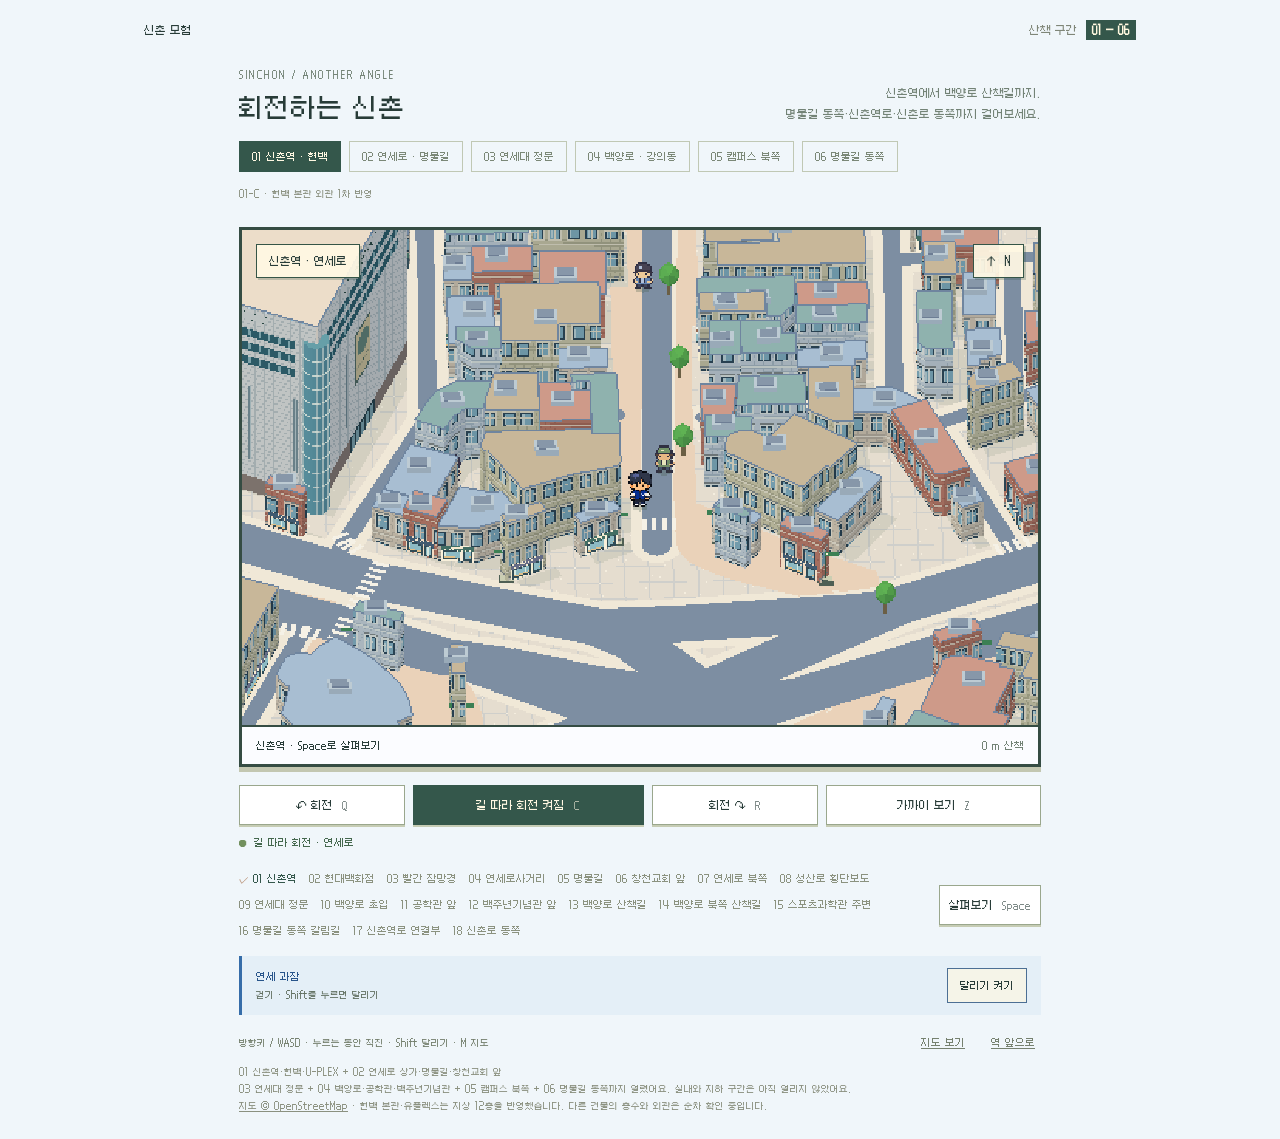
<file: index.html>
<!doctype html>
<html lang="ko"><head><meta charset="utf-8"><meta name="viewport" content="width=device-width,initial-scale=1"><title>신촌 모험</title><meta http-equiv="refresh" content="0;url=./prototype/"></head><body><a href="./prototype/">신촌 모험 시작</a><script>location.replace('./prototype/'+location.search+location.hash);</script></body></html>
</file>
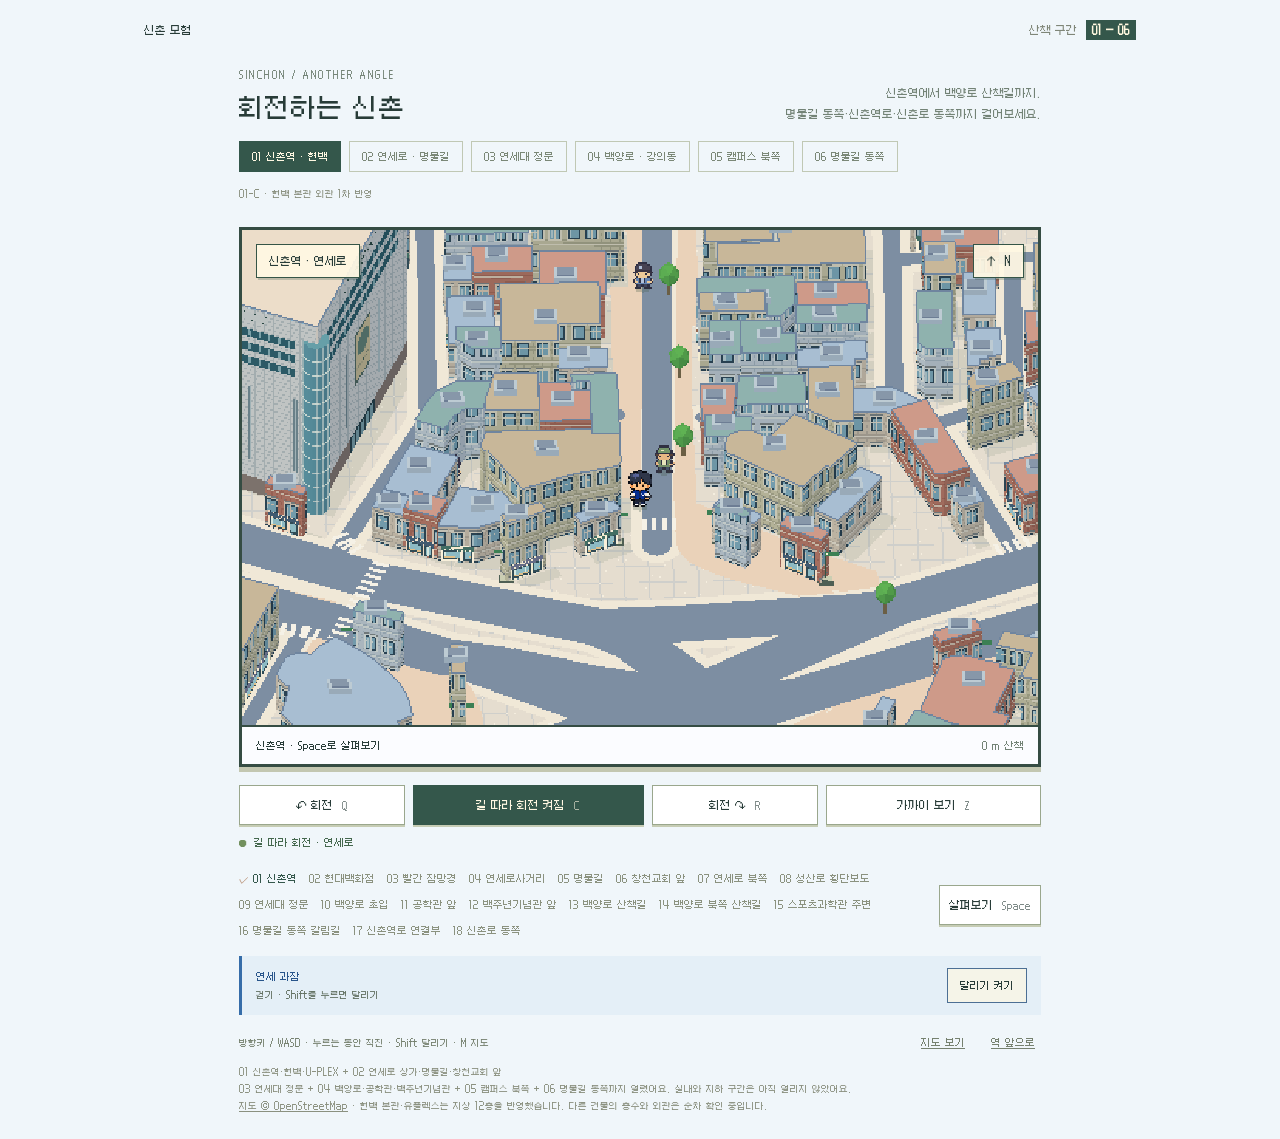
<file: prototype/index.html>
<!doctype html><html lang="ko"><head><meta charset="utf-8"><meta name="viewport" content="width=device-width,initial-scale=1,viewport-fit=cover"><meta name="theme-color" content="#f0f6fa"><title>회전하는 신촌 — 산책 시제품</title><link rel="stylesheet" href="prototype.css?v=6"></head><body>
<header><a href="../">신촌 모험</a><span>산책 구간 <b>01 — 06</b></span></header>
<main><div class="title"><div><p>SINCHON / ANOTHER ANGLE</p><h1>회전하는 신촌</h1></div><p class="intro">신촌역에서 백양로 산책길까지.<br>명물길 동쪽·신촌역로·신촌로 동쪽까지 걸어보세요.</p></div>
<div class="sections" aria-label="열린 지도 구간"><span data-section="1" aria-current="location">01 신촌역 · 현백</span><span data-section="2">02 연세로 · 명물길</span><span data-section="3">03 연세대 정문</span><span data-section="4">04 백양로 · 강의동</span><span data-section="5">05 캠퍼스 북쪽</span><span data-section="6">06 명물길 동쪽</span></div>
<p id="detail-zone" class="scope" aria-live="polite">01-C · 건물 상세화 예정</p><section class="game-shell" aria-label="입체 신촌 산책"><div class="viewport"><canvas id="scene" tabindex="0" aria-label="입체 신촌 게임. 방향키를 짧게 누르면 방향 전환, 길게 누르면 걷기. Shift를 누르거나 달리기 버튼을 켜면 달리기. Q와 R로 카메라 회전. 스페이스로 장소 살펴보기."></canvas><div class="hud"><span id="place">신촌역 · 연세로 입구</span><span class="compass"><i id="north">↑</i> N</span></div><div id="loading">거리에 불을 켜는 중…</div><div id="notice" role="status" aria-live="polite"></div><div id="speech" hidden><b id="speaker"></b><p id="words"></p><button id="close-speech">계속 걷기 ↵</button></div></div><div class="screen-footer"><span id="hint">짧게 방향 · 길게 걷기</span><span id="steps">0 m 산책</span></div></section>
<nav class="camera-controls" aria-label="시점 조작"><button id="rotate-left" aria-label="카메라 왼쪽 회전">↶ <span>회전</span> <kbd>Q</kbd></button><button id="auto" aria-pressed="true">길 따라 회전 <b>켜짐</b> <kbd>C</kbd></button><button id="rotate-right" aria-label="카메라 오른쪽 회전"><span>회전</span> ↷ <kbd>R</kbd></button><button id="zoom" aria-label="화면 거리 변경">가까이 보기 <kbd>Z</kbd></button></nav><p class="camera-status" id="camera-status" role="status">자동 · 신촌역 시점</p>
<div class="lower"><div class="route" id="route-stops" aria-label="산책 장소"></div><button id="inspect">살펴보기 <kbd>Space</kbd></button></div>
<div class="movement-controls"><div><b>연세 과잠</b><span id="pace">걷기 · Shift를 누르면 달리기</span></div><button id="run-toggle" aria-pressed="false">달리기 켜기</button></div>
<div class="touch" aria-label="휴대폰 이동 조작"><div class="dpad"><button data-dir="up" aria-label="위로 이동">↑</button><button data-dir="left" aria-label="왼쪽으로 이동">←</button><button data-dir="down" aria-label="아래로 이동">↓</button><button data-dir="right" aria-label="오른쪽으로 이동">→</button></div><span>두 방향을 함께 누르면<br>대각선으로 걸어요.</span><button id="touch-inspect" aria-label="장소 살펴보기">살펴보기</button></div>
<footer><span>방향키 / WASD · 누르는 동안 직진 · Shift 달리기 · M 지도</span><button id="map-button">지도 보기</button><button id="home">역 앞으로</button></footer><p class="scope">01 신촌역·현백·U-PLEX + 02 연세로 상가·명물길·창천교회 앞<br>03 연세대 정문 + 04 백양로·공학관·백주년기념관 + 05 캠퍼스 북쪽 + 06 명물길 동쪽까지 열렸어요. 실내와 지하 구간은 아직 열리지 않았어요.<br><a href="https://www.openstreetmap.org/copyright" target="_blank" rel="noopener">지도 © OpenStreetMap</a> · 현백 본관·유플렉스는 지상 12층을 반영했습니다. 다른 건물의 층수와 외관은 순차 확인 중입니다.</p></main>
<div id="map-overlay" class="overlay" hidden role="dialog" aria-modal="true" aria-labelledby="map-title"><section><div><h2 id="map-title">오늘의 산책</h2><button id="close-map">닫기 ×</button></div><canvas id="mini" width="360" height="420" aria-label="신촌역부터 연세대 정문과 백양로 산책길까지 북쪽이 위인 지상 지도"></canvas><div id="map-legend" class="map-legend"></div><p>초록 선은 연세로, 빨간 점은 나의 위치예요.<br>각 구간은 A 북서 · B 북동 · C 남서 · D 남동으로 나뉘어요.<br>01-A 유플렉스 · 01-C 현백 본관 외관 1차 반영.</p></section></div>
<script src="../assets/city-geography.js?v=21"></script><script type="module" src="scene.mjs?v=29"></script><script>window.addEventListener('error',()=>{const e=document.querySelector('#loading');if(e&&!e.hidden)e.textContent='화면을 시작하지 못했어요. 새로고침해 주세요.';});</script></body></html>
</file>
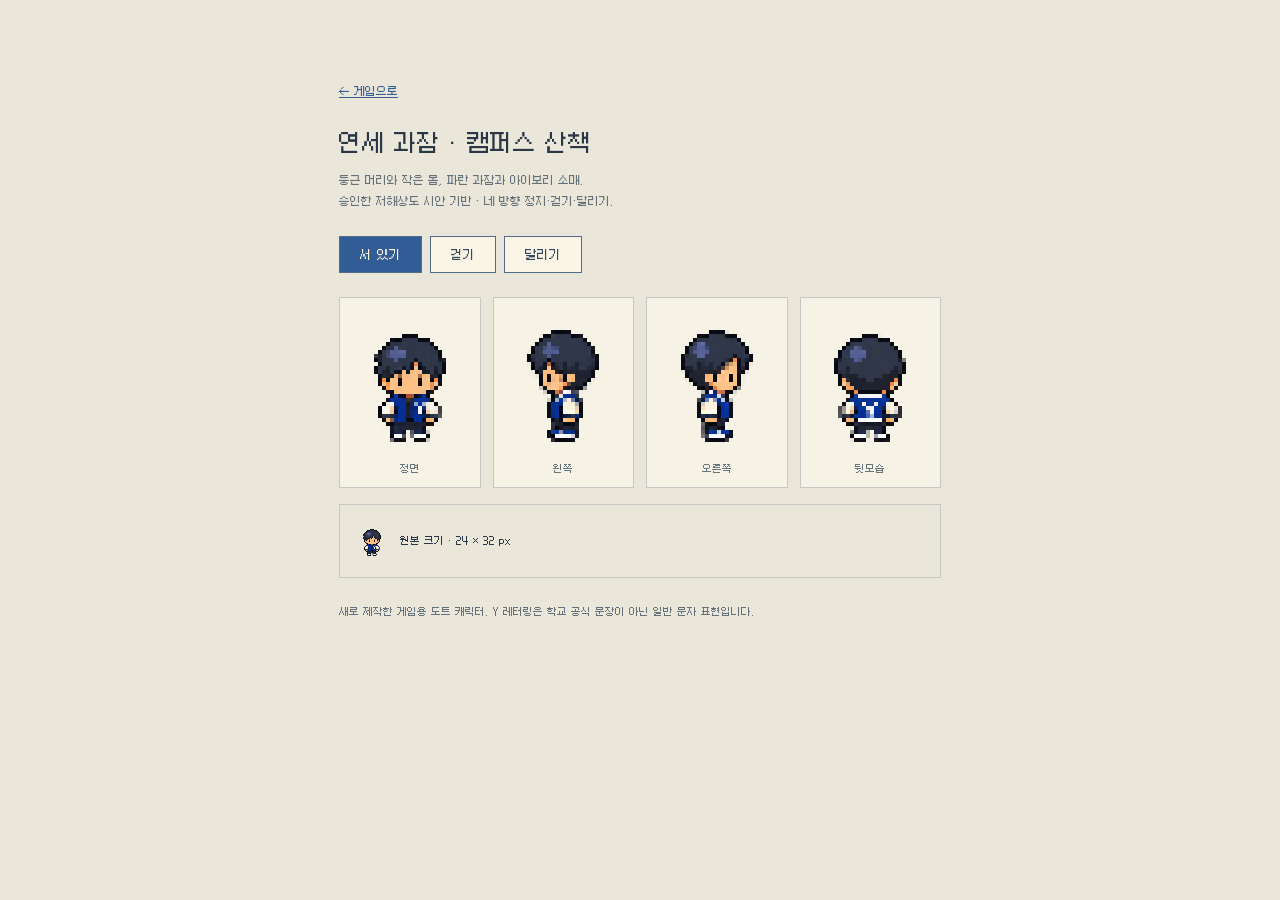
<file: reference/character-study.html>
<!doctype html><html lang="ko"><head><meta charset="utf-8"><meta name="viewport" content="width=device-width,initial-scale=1"><title>연세 과잠 — 오리지널 캐릭터</title><style>
@font-face{font-family:Galmuri;src:url('../assets/fonts/Galmuri9.woff2')}*{box-sizing:border-box}body{margin:0;background:#eae6d9;color:#293746;font-family:Galmuri,monospace}main{max-width:650px;margin:55px auto;padding:24px}a{color:#335e94;font-size:11px}h1{font-size:23px;font-weight:400;margin:28px 0 12px}p{font-size:11px;line-height:1.9;color:#64717a}nav{display:flex;gap:8px;margin:24px 0}button{font:inherit;font-size:12px;padding:10px 20px;border:1px solid #526b86;background:#faf5e6;color:#34465c;cursor:pointer;user-select:none}button[aria-pressed=true]{background:#315c96;color:#fff4dc}.poses{display:grid;grid-template-columns:repeat(4,1fr);gap:12px}.pose{padding:20px 0 12px;text-align:center;border:1px solid #c4c9c5;background:#f6f2e5}.pose canvas{width:96px;height:128px;image-rendering:pixelated;display:block;margin:auto}.pose span{display:block;font-size:10px;margin-top:16px;color:#66757c}.native{display:flex;align-items:center;gap:16px;padding:20px;margin-top:16px;border:1px solid #c4c9c5;font-size:10px}.native canvas{image-rendering:pixelated;width:24px;height:32px}.note{margin-top:24px;font-size:10px}@media(max-width:550px){main{margin:20px auto;padding:20px}.poses{grid-template-columns:repeat(2,1fr)}button{padding:10px 14px}}
</style></head><body><main><a href="../prototype/?rev=varsity5">← 게임으로</a><h1>연세 과잠 · 캠퍼스 산책</h1><p>둥근 머리와 작은 몸, 파란 과잠과 아이보리 소매.<br>승인한 저해상도 시안 기반 · 네 방향 정지·걷기·달리기.</p><nav aria-label="동작 선택"><button data-gait="idle" aria-pressed="true">서 있기</button><button data-gait="walk" aria-pressed="false">걷기</button><button data-gait="run" aria-pressed="false">달리기</button></nav><div class="poses"><div class="pose"><canvas width="24" height="32" data-dir="0"></canvas><span>정면</span></div><div class="pose"><canvas width="24" height="32" data-dir="1"></canvas><span>왼쪽</span></div><div class="pose"><canvas width="24" height="32" data-dir="2"></canvas><span>오른쪽</span></div><div class="pose"><canvas width="24" height="32" data-dir="3"></canvas><span>뒷모습</span></div></div><div class="native"><canvas width="24" height="32" data-dir="0"></canvas><span>원본 크기 · 24 × 32 px</span></div><p class="note">새로 제작한 게임용 도트 캐릭터. Y 레터링은 학교 공식 문장이 아닌 일반 문자 표현입니다.</p></main><script type="module">
import {paintAvatar,loadAvatar} from '../prototype/avatar.mjs?v=5';
await loadAvatar();
let gait='idle';const canvases=[...document.querySelectorAll('canvas')];
for(const button of document.querySelectorAll('button'))button.onclick=()=>{gait=button.dataset.gait;for(const b of document.querySelectorAll('button'))b.setAttribute('aria-pressed',String(b===button));};
function draw(time){const frame=Math.floor(time/1000*(gait==='run'?12:8))%4;for(const canvas of canvases){const ctx=canvas.getContext('2d');ctx.clearRect(0,0,24,32);paintAvatar(ctx,Number(canvas.dataset.dir),gait,frame);}requestAnimationFrame(draw);}requestAnimationFrame(draw);
</script></body></html>
</file>
<file: prototype/prototype.css>
@font-face{font-family:Galmuri;src:url('../assets/fonts/Galmuri9.woff2')}*{box-sizing:border-box}body{margin:0;background:#f0f6fa;color:#283c38;font-family:Galmuri,monospace}button,a{-webkit-tap-highlight-color:transparent}button{font:inherit;cursor:pointer;color:inherit;user-select:none;-webkit-user-select:none;-webkit-touch-callout:none;touch-action:manipulation}a{color:inherit}button:focus-visible,a:focus-visible{outline:3px solid #d5774f;outline-offset:3px}header{max-width:1040px;margin:auto;padding:23px 24px 15px;display:flex;justify-content:space-between;font-size:11px}header a{text-decoration:none}header span{color:#7f8678}header b{background:#34574b;color:#fff8df;padding:4px 6px;margin-left:5px}main{max-width:1000px;margin:0 auto;padding:0 24px}.title{display:flex;align-items:end;justify-content:space-between;margin:8px 0 22px}.title p{font-size:9px;color:#738376;letter-spacing:1.5px}.title h1{font-size:26px;font-weight:400;margin:10px 0 0}.title .intro{font-size:11px;line-height:1.9;letter-spacing:0;text-align:right;margin:0}.game-shell{border:3px solid #354c43;box-shadow:0 5px 0 #c3c7b1;background:#b5cbb1}.viewport{width:100%;position:relative;aspect-ratio:3/2;overflow:hidden;background:#c8d5b3}#scene{display:block;width:100%;height:100%;image-rendering:pixelated;outline:none;touch-action:none}.hud{position:absolute;top:14px;left:14px;right:14px;display:flex;justify-content:space-between;pointer-events:none;font-size:11px}.hud>span{background:#fff8e4ed;padding:9px 12px;border:1px solid #355547;box-shadow:2px 2px #35554740}.compass{display:flex;gap:8px;align-items:center}.compass i{display:inline-block;font-style:normal}#loading{position:absolute;inset:0;display:grid;place-items:center;background:#d9dfc2;font-size:13px}#loading[hidden]{display:none}#notice{position:absolute;left:50%;bottom:18px;transform:translateX(-50%);background:#294d43ed;color:#fffae9;padding:10px 16px;font-size:11px;opacity:0;pointer-events:none;white-space:nowrap;transition:opacity .15s}#notice.show{opacity:1}.screen-footer{background:#fbfcff;display:flex;justify-content:space-between;padding:12px 14px;font-size:10px;gap:10px;border-top:2px solid #354c43}.screen-footer #steps{color:#738376;white-space:nowrap}.camera-controls{display:grid;grid-template-columns:1fr 1.4fr 1fr 1.3fr;gap:8px;margin-top:18px}.camera-controls button,#inspect{border:1px solid #9aa78d;background:#ffffff;padding:12px 9px;font-size:11px;box-shadow:0 2px #c6ccb4}.camera-controls button:hover,#inspect:hover{background:#e2e8cd}.camera-controls button[aria-pressed=true]{background:#34574b;color:#fff8e2;border-color:#34574b}.camera-controls b{font-weight:400}.camera-controls kbd,#inspect kbd{font:inherit;font-size:9px;opacity:.6;margin-left:5px}.lower{display:flex;align-items:center;justify-content:space-between;gap:12px;margin-top:18px}.route{display:flex;gap:10px;align-items:center;font-size:10px;color:#8b927f}.route i{font-style:normal;color:#b6bea6}.route .visited{color:#34574b}.route .visited::before{content:'✓ ';color:#a56b44}footer{display:flex;gap:14px;align-items:center;font-size:9px;color:#76816f;margin-top:20px}footer span{flex:1}footer button{background:none;border:0;font-size:10px;text-decoration:underline}.scope{font-size:9px;line-height:1.9;color:#8b9180;margin:14px 0 24px}.touch{display:none}#speech{position:absolute;bottom:12px;left:12px;right:12px;background:#fff8e7;border:3px double #344d42;box-shadow:0 3px #344d4244;padding:16px;font-size:13px}#speech b{font-size:11px;color:#9e613e}#speech p{line-height:1.8;margin:9px 0}#speech button{display:block;margin-left:auto;border:0;background:none;font-size:10px;padding:6px}.overlay{position:fixed;inset:0;background:#213b34b8;z-index:5;display:grid;place-items:center;padding:20px}.overlay[hidden],[hidden]{display:none!important}.overlay section{background:#fff8e7;padding:18px;border:3px solid #34574b;max-height:95dvh;overflow:auto;max-width:420px;width:100%}.overlay section>div{display:flex;align-items:center;justify-content:space-between}.overlay h2{font-size:18px;font-weight:400}.overlay button{border:0;background:none}.overlay p{font-size:10px;line-height:1.6}#mini{width:100%;height:auto;max-height:65dvh;object-fit:contain;image-rendering:pixelated}@media(min-width:1000px) and (max-height:950px){main{max-width:850px}.title{margin-bottom:16px}.viewport{max-height:55dvh}.game-shell{margin:auto}}@media(max-width:650px){header{padding:18px 16px 10px;font-size:10px}main{padding:0 12px}.title{margin:10px 4px 18px}.title h1{font-size:22px}.title .intro{display:none}.viewport{aspect-ratio:1.2}.hud{top:9px;left:9px;right:9px;font-size:9px}.hud>span{padding:7px 8px}.screen-footer{font-size:9px;padding:10px 8px}.camera-controls{gap:5px;grid-template-columns:1fr 1.4fr 1fr 1.2fr;margin-top:14px}.camera-controls button{font-size:9px;padding:11px 4px}.camera-controls kbd,#inspect kbd{display:none}.lower{margin:14px 3px}.route{gap:5px;font-size:9px}#inspect{font-size:10px;padding:9px}.touch{display:flex;align-items:center;justify-content:space-between;margin:18px 8px 10px;gap:8px}.touch span{font-size:9px;line-height:1.8;color:#7f8975}.dpad{display:grid;grid-template-columns:40px 40px 40px;grid-template-rows:38px 38px;gap:4px}.dpad button{background:#fff8e5;border:1px solid #788d75;box-shadow:0 3px #aebba0;font-size:20px;touch-action:none}.dpad button:first-child{grid-column:2}.dpad button:nth-child(2){grid-column:1;grid-row:2}.dpad button:nth-child(3){grid-column:2;grid-row:2}.dpad button:nth-child(4){grid-column:3;grid-row:2}#touch-inspect{background:#b36545;color:#fff7df;border:2px solid #754a37;border-radius:50%;width:65px;height:65px;font-size:10px;box-shadow:0 3px #754a37;touch-action:none}footer{flex-wrap:wrap;margin:20px 4px 0}footer span{display:none}.scope{margin:13px 4px 20px;font-size:8px}#speech{font-size:11px;padding:12px}#notice{font-size:9px;padding:9px 10px;max-width:95%;text-align:center;white-space:normal}}

.camera-status{min-height:1.6em;margin:11px 0 0;font-size:10px;color:#45684e}.camera-status::before{content:"●";font-size:8px;margin-right:7px;color:#72905d}

.movement-controls{display:flex;align-items:center;justify-content:space-between;gap:12px;margin-top:16px;padding:12px 14px;background:#e4eff7;border-left:3px solid #366da9;font-size:10px}.movement-controls b{color:#28558b;font-weight:400}.movement-controls span{display:block;margin-top:6px;color:#647364;font-size:9px}#run-toggle{border:1px solid #4c6f94;background:#f5f4e8;padding:10px 12px;font-size:10px;white-space:nowrap;touch-action:manipulation}#run-toggle[aria-pressed=true]{background:#2e609b;color:#fff4df}@media(max-width:650px){.movement-controls{margin-top:14px;padding:10px}.movement-controls span{font-size:8px}#run-toggle{padding:11px 10px;font-size:10px}}

.sections{display:flex;flex-wrap:wrap;gap:8px;margin:0 0 12px;font-size:10px}.sections span{padding:8px 12px;border:1px solid #c0c8b4;color:#7b8877}.sections [aria-current]{background:#34574b;border-color:#34574b;color:#fff8e2}.route{flex-wrap:wrap;gap:8px 12px;line-height:1.8;max-width:80%}.route span{white-space:nowrap}.overlay section>.map-legend{display:grid;grid-template-columns:1fr 1fr;gap:8px;font-size:10px;margin-top:10px}.map-legend b{font-weight:400;color:#3b6b83}.lower #inspect{flex-shrink:0}@media(max-width:650px){.sections{font-size:9px;gap:6px}.sections span{padding:8px}.route{max-width:72%;gap:4px 9px;font-size:8px}.overlay section>.map-legend{font-size:9px}}
</file>
